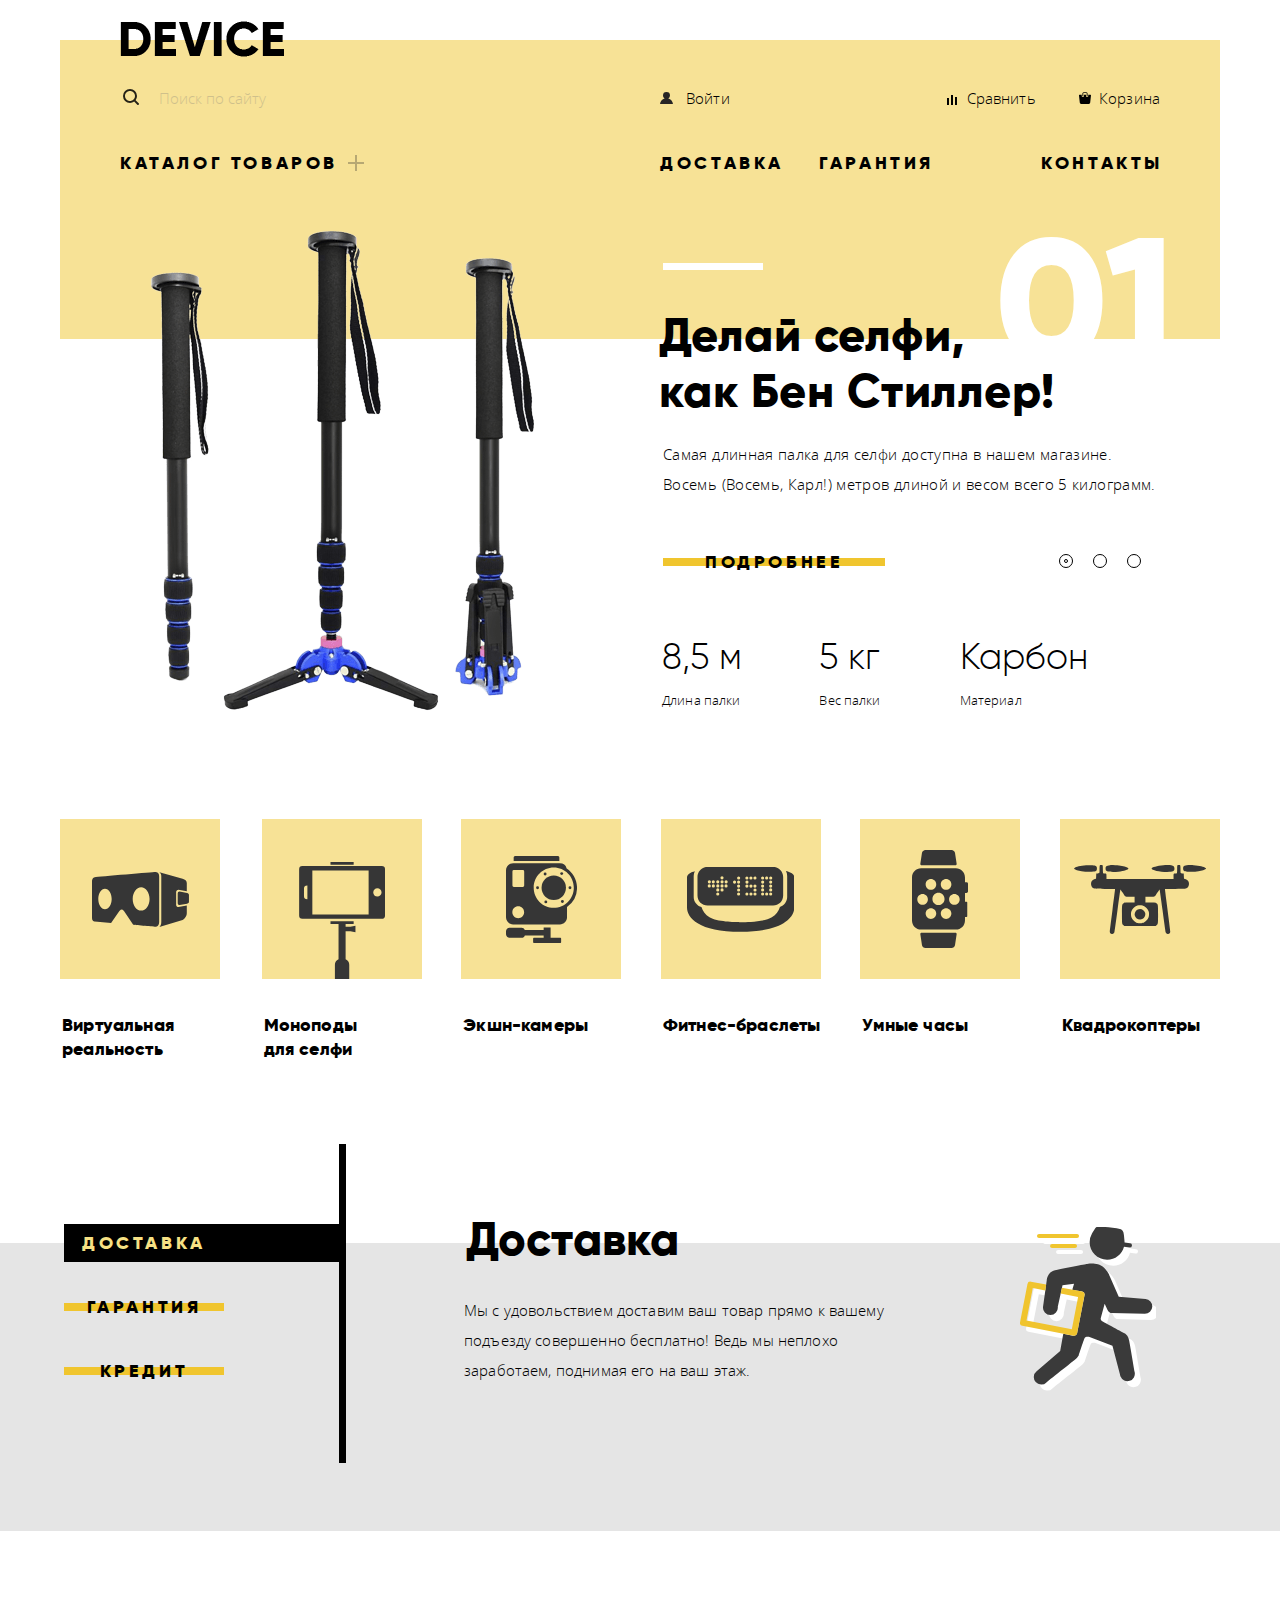
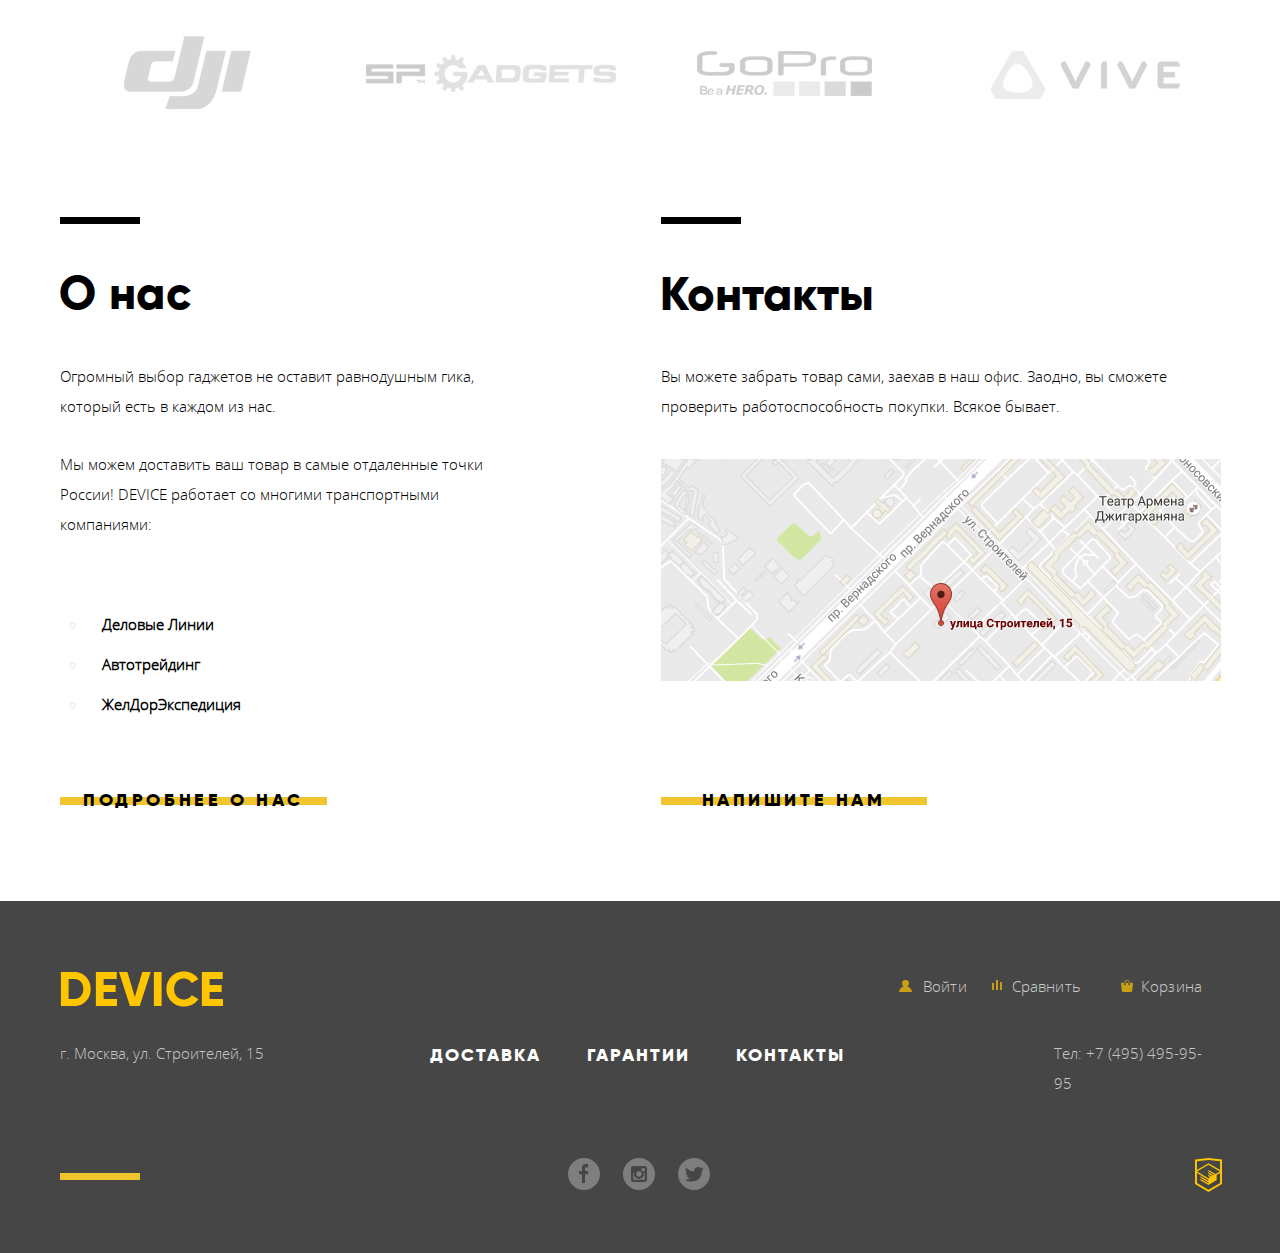
<file: index.html>
<!DOCTYPE html>
<html lang="ru">
	<head>
		<meta charset="utf-8">
		<title>Device</title>
		<link rel="stylesheet" href="css/normalize.min.css">
		<link rel="stylesheet" href="css/style.min.css">
	</head>
	<body>
<!--ШАПКА-->
		<header class="main-header">
			<div class="container">
				<a class="logo header-logo"><img src="img/logo.png" width="164" height="36" alt="Логотип Device"></a>	
				<h1 class="visually-hidden">Магазин "Девайс"</h1>
	<!--ПОИСК_ВХОД-->			
				<section class="user-section">
					<h2  class="visually-hidden">Поиск по сайту</h2>
						<form action="#" method="post">	
							<label class="visually-hidden" for="nav-search">Поиск по сайту</label>
							<span class="search"></span>
							<input class="user-search" type="search" name="search" id="nav-search" placeholder="Поиск по сайту">
							<button class="btn-search" type="button" aria-label="Кнопка поиска">Найти</button>
						</form>
					<div class="user-nav">
						<div class="user-nav-login">
							<a class="login" href="#">Войти</a>
						</div>
						<div class="user-nav-cart-compare">
							<a href="#" class="compare">Сравнить</a>
							<a href="#" class="cart">Корзина</a>
						</div>	
					</div>	
				</section>

	<!--НАВИГАЦИЯ-->			
				<section class="main-nav-section">
					<h2 class="visually-hidden">Навигация</h2>	
					<nav class="navigation" aria-label="Навигация по сайту">	
						<ul class="nav-menu">
							<li class="nav"><a class="nav-catalog current-page" href="#">Каталог товаров</a>
								<ul class="dropdown-menu">
									<li class="sub-menu">
										<ul>
											<li class="sub-menu-item"><a href="#">Виртуальная реальность</a></li>
											<li class="sub-menu-item"><a href="catalog.html">Моноподы для селфи</a></li>
											<li class="sub-menu-item"><a href="#">Экшн-камеры</a></li>
										</ul>
									</li>	
									<li class="sub-menu">
										<ul>
											<li class="sub-menu-item"><a href="#">Фитнес-браслеты</a></li>
											<li class="sub-menu-item"><a href="#">Умные часы</a></li>
										</ul>
									</li>
									<li class="sub-menu">
										<ul>
											<li class="sub-menu-item"><a href="#">Квадрокоптеры</a></li>
										</ul>
									</li>
								</ul>
							</li>
							<li class="current-page nav nav-delivery"><a href="#">Доставка</a></li>
							<li class="current-page nav nav-warranty"><a href="#">Гарантия</a></li>
							<li class="current-page nav nav-contacts"><a href="#">Контакты</a></li>
						</ul>
					</nav>  
				</section>
			</div>
		</header>
		
<!--КОНТЕНТ-->		
		<main class="main-content">
	
<!--ВЕРХНИЙ СЛАЙДЕР-->			
			<section class="main-slider-section">
				<div class="container">
					<h2 class="visually-hidden">Популярные товары</h2>		
					<div class="main-slider-box">
						<input class="hidden-radio monopod visually-hidden" type="radio" name="radio-slider" id="monopod" aria-label="Монопод" checked>
						<input class="hidden-radio fitbracelet visually-hidden" type="radio" name="radio-slider" id="fitbracelet" aria-label="Фитнес-браслет">			
						<input class="hidden-radio quadrocopter visually-hidden" type="radio" name="radio-slider" id="quadrocopter" aria-label="Квадрокоптер">
				<!--#1-->  
						<div class="slides slider-item" title="Монопод">	
							<div class="slider-image">
								<img src="img/slider-1.png" width="384" height="486" alt="Монопод">
							</div>
							<div class="band slider-description">
								<p class="lead">
									Делай селфи,<br> 
									как Бен Стиллер! 
								</p>
								<p class="item-description">
									Самая длинная палка для селфи доступна в нашем магазине.
									Восемь (Восемь, Карл!) метров длиной и весом всего 5 килограмм.
								</p>
								<div class="slider-wrapper">
									<a href="#" class="line-feature" aria-label="Подробнее о моноподе">Подробнее</a>
									<div class="slider-button">
										<label class="pseudo-radio active" for="monopod" tabindex="0">Монопод</label>
										<label class="pseudo-radio" for="fitbracelet" tabindex="0">Фитнес-браслет</label>
										<label class="pseudo-radio" for="quadrocopter" tabindex="0">Квадрокоптер</label>
									</div>
								</div>
								<table class="slider-table-description">
									<tr class="product">
										<td>8,5 м</td>
										<td>5 кг</td>
										<td>Карбон</td>
									</tr>
									<tr class="description">
										<td>Длина палки</td>
										<td>Вес палки</td>
										<td>Материал</td>
									</tr>
								</table>
							</div>
						</div>		
				<!--#2-->         
						<div class="slides slider-item" title="Фитнес-браслет">	
							<div class="slider-image">
								<img src="img/slider-2.png" width="345" height="485" alt="Фитнес-браслет">
							</div>
							<div class=" band slider-description">
								<p class="lead">
									Худеем<br>
									правильно! 
								</p>
								<p class="item-description">
									Мотивирующие фитнес-браслеты помогут найти в себе силы 
									не пропускать занятия и соблюдать диету.
								</p>
								<div class="slider-wrapper">
									<a href="#" class="line-feature" aria-label="Подробнее о Фитнес-браслете">Подробнее</a>
									<div class="slider-button">
										<label class="pseudo-radio" for="monopod" tabindex="0">Монопод</label>
										<label class="pseudo-radio active" for="fitbracelet" tabindex="0">Фитнес-браслет</label>
										<label class="pseudo-radio" for="quadrocopter" tabindex="0">Квадрокоптер</label>
									</div>
								</div>
								<table class="slider-table-description">
									<tr class="product">
										<td>48 часов</td>
									</tr>
									<tr class="description">
										<td>Без подзарядки</td>
									</tr>
								</table>
							</div>
						</div>
				<!--#3-->           
						<div class="slides slider-item" title="Квадрокоптер">	
							<div class="slider-image">
								<img src="img/slider-3.png" width="526" height="334" alt="Квадрокоптер">
							</div>
							<div class=" band slider-description">
								<p class="lead">
									Порхает как бабочка,<br>
									жалит как пчела!
								</p>
								<p class="item-description">
									Этот обычный, на первый взгляд, квадрокоптер оснащен 
									мощным лазером, замаскированным под стандартную камеру.
								</p>
								<div class="slider-wrapper">
									<a href="#" class="line-feature" aria-label="Подробнее о Квадрокоптере">Подробнее</a>
									<div class="slider-button">
										<label class="pseudo-radio" for="monopod" tabindex="0">Монопод</label>
										<label class="pseudo-radio" for="fitbracelet" tabindex="0">Фитнес-браслет</label>
										<label class="pseudo-radio active" for="quadrocopter" tabindex="0">Квадрокоптер</label>
									</div>
								</div>
								<table class="slider-table-description">
									<tr class="product">
										<td>800 м</td>
										<td>50 м</td>
									</tr>
									<tr class="description">
										<td>Дальность полета</td>
										<td>Радиус поражения</td>
									</tr>
								</table>
							</div>
						</div>	
					</div>
				</div>
			</section>
			
<!--АССОРТИМЕНТ-->			
			<section class="popular-section">
				<div class="container">
					<h2 class="visually-hidden">Ассортимент</h2>
					<div class="popular-list">
						<a href="#">
							<div class="popular-item">
								<div class="popular-img-wrapper"> 
									<img src="img/svg/popular-1.svg" alt="Виртуальная реальность" width="97" height="55">
								</div>
								<p class="description">Виртуальная реальность</p>
							</div>
						</a>
						<a href="catalog.html">
							<div class="popular-item">
								<div class="popular-img-wrapper monopod"> 
									<img src="img/svg/popular-2.svg" alt="Моноподы для селфи" width="86" height="117">
								</div>
								<p class="description">Моноподы<br> для селфи</p>
							</div>
						</a>
						<a href="#">
							<div class="popular-item">
								<div class="popular-img-wrapper"> 
									<img src="img/svg/popular-3.svg" alt="Экшн-камеры" width="71" height="87">
								</div>
								<p class="description">Экшн-камеры</p>
							</div>
						</a>
						<a href="#">
							<div class="popular-item">
								<div class="popular-img-wrapper"> 
									<img src="img/svg/popular-4.svg" alt="Фитнес-браслеты" width="107" height="65">
								</div>
								<p class="description">Фитнес-браслеты</p>						
							</div>
						</a>
						<a href="#">
							<div class="popular-item">	
								<div class="popular-img-wrapper"> 		
									<img src="img/svg/popular-5.svg" alt="Умные часы" width="56" height="98">
								</div>	
								<p class="description">Умные часы</p>
							</div>
						</a>
						<a href="#">
							<div class="popular-item">
								<div class="popular-img-wrapper"> 
									<img src="img/svg/poppular-6.svg" alt="Квадрокоптеры" width="132" height="69">
								</div>
								<p class="description">Квадрокоптеры</p>
							</div>
						</a>
					</div>
				</div>
			</section>
			
<!--СЕРВИСЫ-->			
			<section class="services-section">
				<div class="services-wrapper container">
					<h2 class="visually-hidden">Сервисы</h2>
					<div class="services-box">
						<input class="services-item visually-hidden delivery" type="radio" name="point" id="delivery" value="Доставка" checked tabindex="0">
						<input class="services-item visually-hidden warranty" type="radio" name="point" id="warranty" value="Гарантия" tabindex="0">
						<input class="services-item visually-hidden credit" type="radio" name="point" id="credit" value="Кредит" tabindex="0">	
						<div class="services services-in-box" title="delivery">
							<div class="slider-point">
								<label class="line-feature active" for="delivery" tabindex="0" >Доставка</label>
								<label class="line-feature" for="warranty" tabindex="0">Гарантия</label>
								<label class="line-feature" for="credit" tabindex="0">Кредит</label>
							</div>		
							<div class="slider-services">
								<h3>Доставка</h3>
								<p>
									Мы с удовольствием доставим ваш товар прямо к вашему подъезду совершенно бесплатно! Ведь мы неплохо заработаем, поднимая его на ваш этаж.
								</p>
							</div>
						</div>
						<div class="services services-in-box" title="warranty">
							<div class="slider-point">
								<label class="line-feature" for="delivery" >Доставка</label>
								<label class="line-feature active" for="warranty" >Гарантия</label>
								<label class="line-feature" for="credit">Кредит</label>
							</div>	
							<div class="slider-services">
							<h3 >Гарантия</h3>
							<p>
								Если из-за возгорания купленного у нас товара у вас сгорит дом — не переживайте, мы выдадим вам новый.<br>
								Товар, не дом, конечно же.
							</p>
							</div>
						</div>
						<div class="services services-in-box" title="credit">
							<div class="slider-point">
								<label class="line-feature" for="delivery" tabindex="0">Доставка</label>
								<label class="line-feature" for="warranty" tabindex="0">Гарантия</label>
								<label class="line-feature active" for="credit" tabindex="0">Кредит</label>
							</div>	
							<div class="slider-services">
								<h3>Кредит</h3>
								<p>
									Залезть в долговую яму стало проще! Кредитные консультанты подберут для вас наиболее выгодные 
									условия кредита. Выгодные для нашего банка, разумеется.
								</p>
							</div>
						</div>	
					</div>
				</div>
			</section>
			
<!--СПОНСОРЫ-->			
			<section class="brands">
				<div class="container">
					<h2 class="visually-hidden">Спонсоры</h2>
					<div class="brands-logotypes">
						<a href="#" class="logotypes dji">
							<img  src="img/logo-1c.jpg" width="260" height="100" alt="Dji">
							<img class="black-and-white" src="img/logo-1wb.jpg" width="260" height="100" alt="Dji">
						</a>
						<a href="#" class="logotypes spgadgets"> 
							<img  src="img/logo-2c.jpg" width="260" height="100" alt="SpGadgets">
							<img class="black-and-white" src="img/logo-2wb.jpg" width="260" height="100" alt="SpGadgets">
						</a>
						<a href="#" class="logotypes gopro">
							<img  src="img/logo-3c.jpg" width="260" height="100" alt="GoPro">
							<img class="black-and-white" src="img/logo-3wb.jpg" width="260" height="100" alt="GoPro">
						</a>
						<a href="#" class="logotypes vive">
							<img  src="img/logo-4c.jpg" width="260" height="100" alt="Vive">
							<img class="black-and-white" src="img/logo-4wb.jpg" width="260" height="100" alt="Vive">
						</a>
					</div>	
				</div>
			</section>
			
<!--О НАС / КОНТАКТЫ-->		
		<div class="info-contact">			
			<section class="info-section">
				<div class="band info container">
					<h2>О нас</h2>
					<p>
						Огромный выбор гаджетов не оставит равнодушным гика, который есть в каждом из нас.
					</p>
					<p>
						Мы можем доставить ваш товар в самые отдаленные точки России! DEVICE работает со многими транспортными компаниями:
					</p>
					<ul class="info-list">
						<li class="info-item"><span>Деловые Линии</span></li>
						<li class="info-item"><span>Автотрейдинг</span></li>
						<li class="info-item"><span>ЖелДорЭкспедиция</span></li>
					</ul>
				</div>
				<div class="info-holder">
					<a href="#" class="line-feature">Подробнее о нас</a>
				</div>
			</section>
			
<!--КОНТАКТЫ-->			
			<section class="contact-section">
				<div class=" band contact container">
					<h2 id="contacts">Контакты</h2>
					<p>
						Вы можете забрать товар сами, заехав в наш офис. Заодно, вы сможете проверить работоспособность покупки. Всякое бывает.
					</p>
					<a class="map-btn big-map" href="map.html"><img src="img/map.png" width="560" height="222" alt="Открытие модального окна"></a>
				</div>
				<div class="contact-holder">
					<a href="form.html" class="line-feature modal-link">Напишите нам</a>	
				</div>
			</section>	
			</div>
		</main>
		
<!--ПОДВАЛ-->		
		<footer class="main-footer">
			<div class="container">
				<section class="footer-user">
					<h2 class="visually-hidden">Для пользователя</h2>
					<div class="footer-logotype">
						<a href="#" class="logo footer-logo">
							<img src="img/f-logo.png" width="163" height="36" alt="Логотип Device">
						</a>
					</div>
					<ul class="footer-user-nav">
						<li class="login-link">
							<a class="login" href="#">
								<span class="footer-login">Войти</span>
								<svg xmlns="http://www.w3.org/2000/svg" width="13" height="12" viewBox="0 0 13 12">
									<path fill="#ffc600" d="M.032 12h12.937c-.163-2.643-2.074-4.837-4.671-5.543a3.47 3.47 0 0 0 1.687-2.972 3.485 3.485 0 0 0-6.97 0c0 1.264.68 2.361 1.688 2.972C2.106 7.163.194 9.357.032 12z" />
								</svg>
							</a>
						</li>
						<li class="user-nav-link">
							<a class="compare liken" href="#">
								<span class="footer-compare">Сравнить</span>
								<svg xmlns="http://www.w3.org/2000/svg" width="10" height="10" viewBox="0 0 10 10" fill="#ffc600">
									<path d="M8 2h1.984v8H8zM0 3h1.984v7H0zM4 0h2v10H4z"/>
								</svg>
							</a>
						</li>
						<li class="user-nav-link">
							<a class="cart" href="#">
								<span>Корзина</span>
								<svg xmlns="http://www.w3.org/2000/svg" width="12" height="12" viewBox="0 0 12 12" fill="#ffc600">
									<path d="M11.864 3.017a.429.429 0 0 0-.327-.154H9.225V4.09c0 .563-.484 1.022-1.08 1.022-.594 0-1.078-.458-1.078-1.022V2.863H4.909V4.09c0 .563-.485 1.022-1.08 1.022-.595 0-1.078-.458-1.078-1.022V2.863H.438a.43.43 0 0 0-.327.154.472.472 0 0 0-.108.358l.776 7.134c.015.806.642 1.455 1.411 1.455h7.595c.77 0 1.396-.649 1.411-1.455l.776-7.134a.476.476 0 0 0-.108-.358z"/>
									<path d="M3.829 4.499c.239 0 .433-.184.433-.409V1.84c0-.632.672-1.022 1.295-1.022h1.079c.655 0 1.078.401 1.078 1.022v2.25c0 .225.194.409.431.409.239 0 .433-.184.433-.409V1.84C8.577.773 7.761 0 6.636 0H5.557c-1.19 0-2.159.826-2.159 1.84v2.25c0 .225.194.409.431.409z"/>
								</svg>
							</a>
						</li>
					</ul>	
				</section >
				
				<section class="footer-conditions">
					<h2 class="visually-hidden">Условия покупки</h2>
					<div class="footer-address">
						<p>г. Москва, ул. Строителей, 15</p>	
					</div>
					<ul class="footer-site-nav">
						<li class="footer-nav"><a href="#">Доставка</a></li>
						<li class="footer-nav"><a href="#">Гарантии</a></li>
						<li class="footer-nav"><a href="#">Контакты</a></li>
					</ul>	
					<div class="footer-phone">
						<p>Тел: +7 (495) 495-95-95</p>
					</div>
				</section>
				
				<section class="band footer-socials">
					<h2 class="visually-hidden">Мы в соцсетях</h2>
					<ul class=" socials-buttons">
						<li><a class="social-icon social-btn-facebook" href="#"><span class="visually-hidden">Facebook</span></a></li>
						<li><a class="social-icon social-btn-instagram" href="#"><span class="visually-hidden">Instagram</span></a></li>
						<li><a class="social-icon social-btn-twitter" href="#"><span class="visually-hidden">Twitter</span></a></li>
					</ul>
					<div class="footer-copyright">
						<a class="logo-html" href="https://htmlacademy.ru/intensive/htmlcss" tabindex="0">
							<span class="visually-hidden">HTML Academy</span>
						</a>
					</div>
				</section>	
			</div>
		</footer>
		
<!--ФОРМА ОБРАТНОЙ СВЯЗИ-->			
			<section class="modal feedback">
				<h2 class="visually-hidden">Форма обратной связи</h2>
				<form class="feedback-form" action="#" method="post">
					<button class="feedback-modal-close" aria-label="Закрыть форму обратной связи" type="button" tabindex="1"></button>
					<div class="feedback-group">
						<div class="feedback-form-group form-group-left">
							<label><b>Ваше имя:</b>
								<input class="form-group-fio" type="text" name="fullname" placeholder="Имя Фамилия"  aria-label="Введите ваше имя" required>
							</label>
						</div>
						<div class="feedback-form-group form-group-right">
							<label><b>Ваш e-mail:</b>
								<input class="form-group-email" type="email" name="email" placeholder="email@example.com" aria-label="Введите ваш email" required>
							</label>
						</div>
					</div>
					<div class="feedback-form-group">
						<label><b>Текст письма:</b>
							<textarea class="form-group-text" name="message" placeholder="В свободной форме" rows="5" cols="50" required></textarea>
						</label>
					</div>
					<button class="button line-feature" type="submit" value="Отправить" aria-label="Отправить форму">Отправить</button>
				</form>
			</section>
			
<!--КАРТА-->			
			<section class="modal map-popular">
				<h2 class="visually-hidden">Карта</h2>
				<button class="map-modal-close" aria-label="Закрыть модальное окно с картой" type="button" ></button>
			 	<iframe src="https://yandex.ru/map-widget/v1/-/CBexy-DNkB" width="960" height="559"></iframe>
				<p>
					<img src="img/map-big.png" width="960" height="559" alt="Как до нас добраться">
				</p>	
			</section>	
			
<!--СКРИПТ-->			
		<script src="js/script.min.js"></script>
	</body>
</html>
</file>
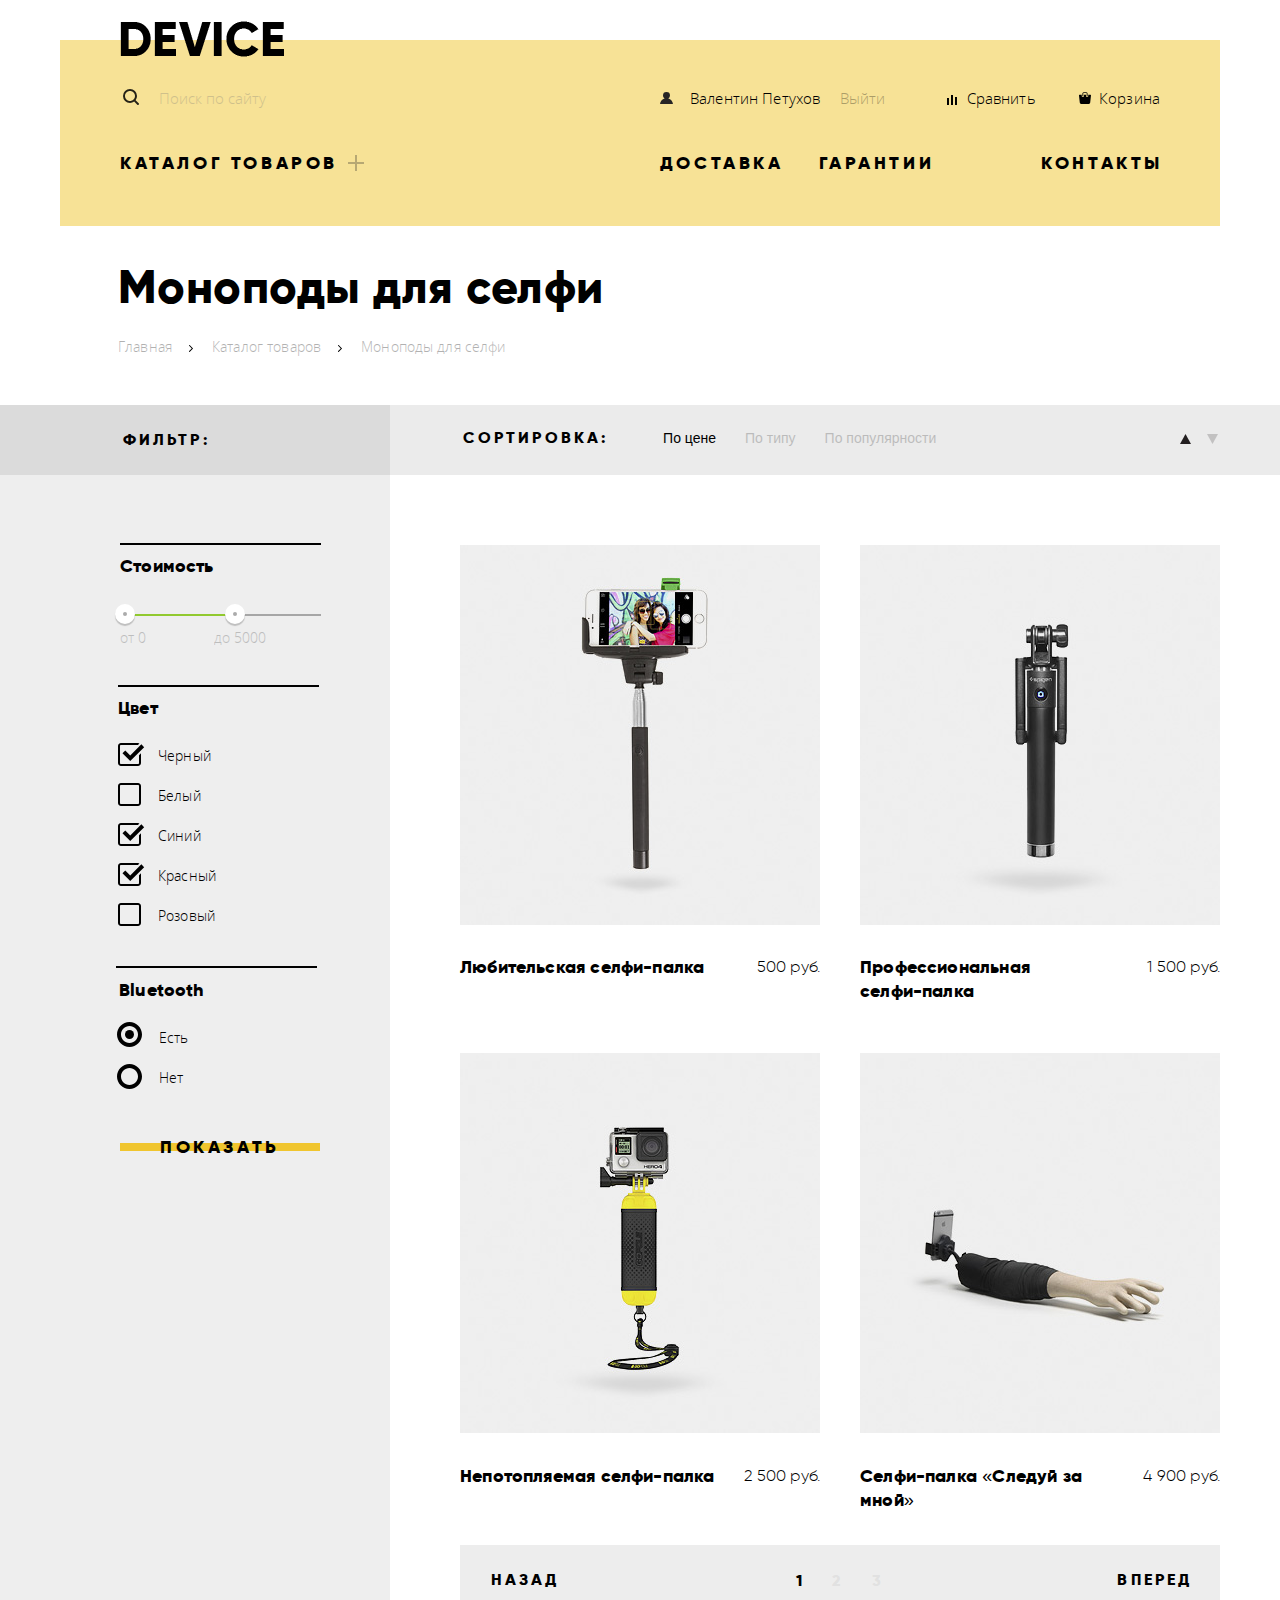
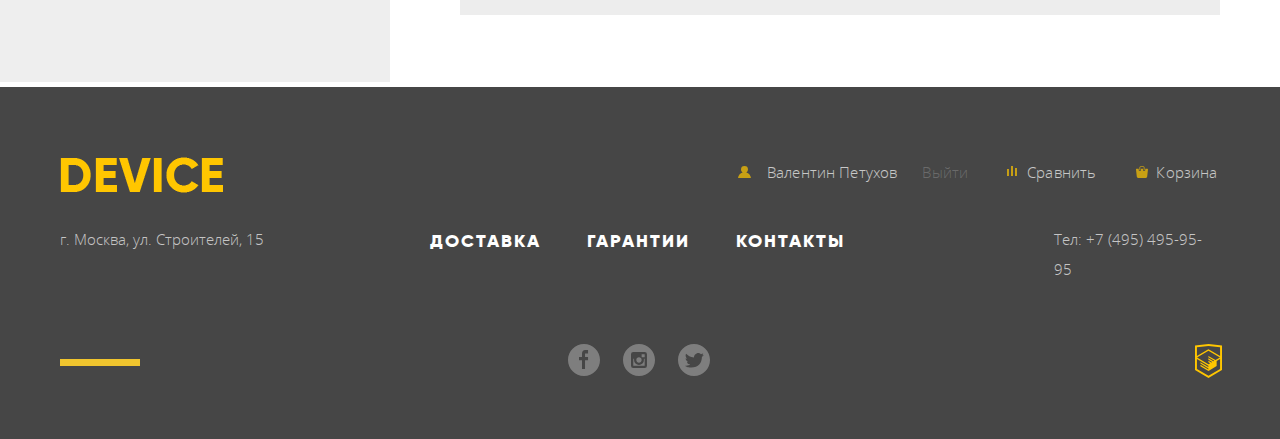
<file: catalog.html>
<!DOCTYPE html>
<html lang="ru">
	<head>
		<meta charset="utf-8">
		<title>Catalog</title>
		<link rel="stylesheet" href="css/normalize.min.css">
		<link rel="stylesheet" href="css/style.min.css">
	</head>
	<body>
<!--ШАПКА-->
		<header class="main-header head">
			<div class="container">
				<a href="index.html" class="logo header-logo"><img src="img/logo.png" width="164" height="36" alt="Логотип Device"></a>	
				<h1 class="visually-hidden">Магазин "Девайс"</h1>
				
	<!--ПОИСК_ВХОД-->			
				<section class="user-section">
					<h2  class="visually-hidden">Поиск по сайту</h2>
						<form action="#" method="post">	
							<label class="visually-hidden" for="nav-search">Поиск по сайту</label>
							<span class="search"></span>
							<input class="user-search" type="search" name="search" id="nav-search" placeholder="Поиск по сайту">
							<button class="btn-search" type="button" aria-label="Кнопка поиска">Найти</button>
						</form>
					<div class="user-nav">
						<div class="user-nav-login">
							<a class="user" href="#">Валентин Петухов</a>
							<a class="logout" href="#">Выйти</a>
						</div>
						<div class="user-nav-basket-compare">
							<a href="#" class="compare">Сравнить</a>
							<a href="#" class="cart">Корзина</a>
						</div>	
					</div>	
				</section>
				
	<!--НАВИГАЦИЯ-->			
				<section class="main-nav-section">
					<h2 class="visually-hidden">Навигация</h2>			
					<nav class="navigation" aria-label="Навигация по сайту">	
						<ul class="nav-menu">
							<li class="nav"><a class="nav-catalog current-page" href="#">Каталог товаров</a>
								<ul class="dropdown-menu">
									<li class="sub-menu">
										<ul>
											<li class="sub-menu-item"><a href="#">Виртуальная реальность</a></li>
											<li class="sub-menu-item"><a href="catalog.html">Моноподы для селфи</a></li>
											<li class="sub-menu-item"><a href="#">Экшн-камеры</a></li>
										</ul>
									</li>	
									<li class="sub-menu">
										<ul>
											<li class="sub-menu-item"><a href="#">Фитнес-браслеты</a></li>
											<li class="sub-menu-item"><a href="#">Умные часы</a></li>
										</ul>
									</li>
									<li class="sub-menu">
										<ul>
											<li class="sub-menu-item"><a href="#">Квадрокоптеры</a></li>
										</ul>
									</li>
								</ul>
							</li>
							<li class="current-page nav nav-delivery"><a href="#">Доставка</a></li>
							<li class="current-page nav nav-warranty"><a href="#">Гарантии</a></li>
							<li class="current-page nav nav-contacts"><a href="#">Контакты</a></li>
						</ul>
					</nav>  
				</section>
			</div>
		</header>
				
<!--КОНТЕНТ-->		
		<main class="main-content">
				
<!--ХЛЕБНЫЕ КРОШКИ-->				
			<section class="catalog-nav-section">
				<div class="container">
					<div class="breadcrumbs-container-wrapper">
						<h2>Моноподы для селфи</h2>
						<ul class="breadcrumbs">
							<li><a href="index.html">Главная</a></li>
							<li><a href="#">Каталог товаров</a></li>
							<li class="active">Моноподы для селфи</li>
						</ul>
					</div>
				</div>	
			</section>
			
<!--ФИЛЬТР-->	
			<section class="main-filter-section">
				<div class="filter-form-wrapper">
					<div class="filter-form-holder container">
						<div class="filter-form-caption">
							<h2>Фильтр:</h2>
						</div>
						<div class="sort-wrapper">
							<h2>Сортировка:</h2>
							<div class="sort-item-holder">
								<ul class="sort-item-list">
									<li class="sort-item">
										<input class="sort-radio" type="radio" id="price" name="sort-radio" checked>
										<label for="price">
											<a>По цене</a>
										</label>
									</li>
									<li class="sort-item">
										<input class="sort-radio" type="radio" id="type" name="sort-radio">
										<label for="type">
											<a  >По типу</a>
										</label>
									</li>
									<li class="sort-item">
										<input class="sort-radio" type="radio" id="popularity" name="sort-radio">
										<label for="popularity">
											<a >По популярности</a>
										</label>
									</li>
								</ul>
							</div>
							<div class="sort-btn-holder">
								<input  class="sort-radio-arrow" type="radio" id="arrow-up" name="arrow" checked>
								<label for="arrow-up">
									<a  class="arrow arrow-up"  aria-label="Сортировка по возрастанию">по возрастанию</a>
								</label>
								<input class="sort-radio-arrow" type="radio" id="arrow-down" name="arrow">
								<label for="arrow-down">
									<a class="arrow arrow-down" aria-label="Сортировка по убыванию">по убыванию</a>
								</label>
							</div>
						</div>		
					</div>	
				</div>
				
<!--СОРТИРОВКА-->								
				<div class="sort-catalog-holder">
					<div class="catalog-holder-container">
						<div class="container">
							<form class="filter-form" action="#" method="post">
								<div class="filter-wrapper">
								<fieldset class="filter-price">
									<legend class="visually-hidden" tabindex="0" aria-label="Фильтр стоимости">Стоимость</legend>
									<div class="filter-lagend">Стоимость</div>
									<div class="scale">
										<div class="range">
											<span class="range-toggle range-toggle-min"></span>
											<span class="range-toggle range-toggle-max"></span>
										</div>
										<input class="visually-hidden" type="range" id="filter-price" min="0" max="8000" value="5000" name="pricefilter" disabled>
										<span class="filter-price-scale filter-price-min">от 0</span>
										<span class="filter-price-scale filter-price-max">до 5000</span>
									</div>
								</fieldset>
								</div>
								<fieldset class="filter-color">
									<legend class="visually-hidden" tabindex="0" aria-label="Фильтр цвета">Цвет</legend>
									<div class="filter-lagend">Цвет</div>
									<ul class="filter-color-checkboxes">
										<li class="filter-option">
											<input class="filter-option-input visually-hidden" type="checkbox" value="Черный" name="black" id="filter-black" checked tabindex="0">
											<label for="filter-black">Черный</label>
										</li>  
										<li class="filter-option">
											<input class="filter-option-input visually-hidden" type="checkbox" value="Белый" name="white" id="filter-white">	
											<label for="filter-white">Белый</label>
										</li>
										<li class="filter-option">
											<input class="filter-option-input visually-hidden" type="checkbox" value="Синий" name="blue"  id="filter-blue" checked tabindex="0">
										<label for="filter-blue">Синий</label>
											</li>
										<li class="filter-option">
											<input class="filter-option-input visually-hidden" type="checkbox" value="Красный" name="red" id="filter-red" checked tabindex="0">
											<label for="filter-red">Красный</label>
										</li>
										<li class="filter-option">
											<input class="filter-option-input visually-hidden" type="checkbox" value="Розовый" name="pink" id="filter-pink" tabindex="0">
											<label for="filter-pink">Розовый</label>
										</li>
									</ul>
								</fieldset>
								<fieldset class="filter-bluetooth">
									<legend class="visually-hidden" tabindex="0" aria-label="Фильтр Bluetooth">Bluetooth</legend>
									<div class="filter-lagend">Bluetooth</div>
									<ul class="filter-bluetooth-radio">
										<li class="filter-option">
											<input class="filter-option-radio visually-hidden" type="radio" name="radio" value="Есть" id="filter-yes" checked tabindex="0">
											<label for="filter-yes">Есть</label>
										</li>
										<li class="filter-option">
											<input class="filter-option-radio visually-hidden" type="radio" name="radio" value="Нет" id="filter-no" tabindex="0">
											<label for="filter-no">Нет</label>
										</li>
									</ul>
								</fieldset>
								<button class="button line-feature" type="submit" value="Показать">Показать</button>
							</form>
						</div>
						
<!--КАТАЛОГ ТОВАРОВ-->	
						<div class="catalog-navigation-container">	
							<div class="catalog-holder">	
								<h2 class="visually-hidden">Список товаров</h2>
								<div class="item">
									<div class="item-holder">
										<img src="img/item-1.jpg" width="360" height="380" alt="Любительская">	
										<div class="item-holder-active">
											<a class="item-active line-feature in-garbage" href="#">В корзину</a>
											<a class="item-active add-to-compare" tabindex="0">Добавить к сравнению</a>	
										</div>
									</div>
									<div class="description-holder">
										<a class="product-name" href="#" tabindex="0">Любительская селфи-палка</a>
										<p class="item-price">500 руб.</p>
									</div>
								</div>
								<div class="item">
									<div class="item-holder">
										<img src="img/item-2.jpg" width="360" height="380" alt="Непотопляемая">	
										<div class="item-holder-active">
											<a class="item-active line-feature in-garbage" href="#">В корзину</a>
											<a class="item-active add-to-compare" tabindex="0">Добавить к сравнению</a>	
										</div>
									</div>
									<div class="description-holder">
										<a class="product-name" href="#" tabindex="0">Профессиональная<br> селфи-палка</a>
										<p class="item-price">1 500 руб.</p>
									</div>
								</div>		
								<div class="item">
									<div class="item-holder">
										<img src="img/item-3.jpg" width="360" height="380" alt="Профессиональная">	
										<div class="item-holder-active">
											<a class="item-active line-feature in-garbage" href="#">В корзину</a>
											<a class="item-active add-to-compare" tabindex="0">Добавить к сравнению</a>	
										</div>
									</div>
									<div class="description-holder">
										<a class="product-name" href="#" tabindex="0">Непотопляемая селфи-палка</a>
										<p class="item-price">2 500 руб.</p>
									</div>
								</div>			
								<div class="item">
									<div class="new"></div>
									<div class="item-holder">
										<img src="img/item-4.jpg" width="360" height="380" alt="Следуй за мной">	
										<div class="item-holder-active">
											<a class="item-active line-feature in-garbage" href="#">В корзину</a>
											<a class="item-active add-to-compare" tabindex="0">Добавить к сравнению</a>	
										</div>
									</div>
									<div class="description-holder">
										<a class="product-name" href="#" tabindex="0">Селфи-палка &#171;Следуй за мной&#187;</a>
										<p class="item-price">4 900 руб.</p>
									</div>
								</div>				
							</div>
							<div class="catalog-navigation">
								<div class="btn-control control-prev">
									<button class="button catalog-control-back" type="button" tabindex="0">Назад</button>
								</div>
								<div class="pagination-list-holder">
									<ul class="pagination-list">
										<li class="pagination-item-current"><a>1</a>
										<li class="pagination-item"><a href="#">2</a>
										<li class="pagination-item"><a href="#">3</a>
									</ul>
								</div>
								<div class="btn-control control-next">
									<button class="button catalog-control-next"  type="button" tabindex="0">Вперед</button>
								</div>
						</div>	
						</div>
					</div>	
				</div>
			</section>	
		</main>
		
<!--ПОДВАЛ-->
		<footer class="main-footer">
			<div class="container">
				<section class="footer-user">
					<h2 class="visually-hidden">Для пользователя</h2>
					<div class="footer-logotype">
						<a href="index.html" class="logo footer-logo">
							<img src="img/f-logo.png" width="163" height="36" alt="Логотип Device">
						</a>
					</div>
					<ul class="footer-user-nav">
						<li class="login-link">
							<a class="username" href="#">
								<span>Валентин Петухов</span>
								<svg xmlns="http://www.w3.org/2000/svg" width="13" height="12" viewBox="0 0 13 12">
									<path fill="#ffc600" d="M.032 12h12.937c-.163-2.643-2.074-4.837-4.671-5.543a3.47 3.47 0 0 0 1.687-2.972 3.485 3.485 0 0 0-6.97 0c0 1.264.68 2.361 1.688 2.972C2.106 7.163.194 9.357.032 12z"/>
								</svg>
							</a>
						</li>
						<li class="login-link">
							<a class="logout" href="#">
								<span>Выйти</span>
							</a>
						</li>
						<li class="user-nav-link">
							<a class="compare" href="#">
								<span>Сравнить</span>
								<svg xmlns="http://www.w3.org/2000/svg" width="10" height="10" viewBox="0 0 10 10" fill="#ffc600">
									<path d="M8 2h1.984v8H8zM0 3h1.984v7H0zM4 0h2v10H4z"/>
								</svg>
							</a>
						</li>
						<li class="user-nav-link">
							<a class="cart" href="#">
								<span>Корзина</span>
								<svg xmlns="http://www.w3.org/2000/svg" width="12" height="12" viewBox="0 0 12 12" fill="#ffc600">
									<path d="M11.864 3.017a.429.429 0 0 0-.327-.154H9.225V4.09c0 .563-.484 1.022-1.08 1.022-.594 0-1.078-.458-1.078-1.022V2.863H4.909V4.09c0 .563-.485 1.022-1.08 1.022-.595 0-1.078-.458-1.078-1.022V2.863H.438a.43.43 0 0 0-.327.154.472.472 0 0 0-.108.358l.776 7.134c.015.806.642 1.455 1.411 1.455h7.595c.77 0 1.396-.649 1.411-1.455l.776-7.134a.476.476 0 0 0-.108-.358z"/>
									<path d="M3.829 4.499c.239 0 .433-.184.433-.409V1.84c0-.632.672-1.022 1.295-1.022h1.079c.655 0 1.078.401 1.078 1.022v2.25c0 .225.194.409.431.409.239 0 .433-.184.433-.409V1.84C8.577.773 7.761 0 6.636 0H5.557c-1.19 0-2.159.826-2.159 1.84v2.25c0 .225.194.409.431.409z"/>
								</svg>
							</a>
						</li>
					</ul>	
				</section >
				
				<section class="footer-conditions">
					<h2 class="visually-hidden">Условия покупки</h2>
					<div class="footer-address">
						<p>г. Москва, ул. Строителей, 15</p>	
					</div>
					<ul class="footer-site-nav">
						<li class="footer-nav"><a href="#">Доставка</a></li>
						<li class="footer-nav"><a href="#">Гарантии</a></li>
						<li class="footer-nav"><a href="#">Контакты</a></li>
					</ul>	
					<div class="footer-phone">
						<p>Тел: +7 (495) 495-95-95</p>
					</div>
				</section>
				
				<section class="band footer-socials">
					<h2 class=" visually-hidden">Мы в соцсетях</h2>
					<ul class="socials-buttons">
						<li><a class="social-icon social-btn-facebook" href="#"><span class="visually-hidden">Facebook</span></a></li>
						<li><a class="social-icon social-btn-instagram" href="#"><span class="visually-hidden">Instagram</span></a></li>
						<li><a class="social-icon social-btn-twitter" href="#"><span class="visually-hidden">Twitter</span></a></li>
					</ul>
					<div class="footer-copyright">
						<a class="logo-html" href="https://htmlacademy.ru/intensive/htmlcss" tabindex="0">
							<span class="visually-hidden" >HTML Academy</span>
						</a>
					</div>
				</section>	
			</div>
		</footer>
	</body>
</html>
</file>
<file: css/style.min.css>
@font-face{font-family:'Gilroy ExtraBold';src:url(../fonts/gilroyextrabold.woff2) format("woff2"),url(../fonts/gilroyextrabold.woff) format("woff")}@font-face{font-family:'Gilroy Light';src:url(../fonts/gilroylight.woff2) format("woff2"),url(../fonts/gilroylight.woff) format("woff")}@font-face{font-family:'Open Sans Light';src:url(../fonts/opensanslight.woff2) format("woff2"),url(../fonts/opensanslight.woff) format("woff")}@font-face{font-family:'Open Sans';src:url(../fonts/opensans.woff2) format("woff2"),url(../fonts/opensans.woff) format("woff")}@-webkit-keyframes bounce{0%{-webkit-transform:translateY(-2000px);transform:translateY(-2000px)}70%{-webkit-transform:translateY(30px);transform:translateY(30px)}90%{-webkit-transform:translateY(-10px);transform:translateY(-10px)}100%{-webkit-transform:translateY(0);transform:translateY(0)}}@keyframes bounce{0%{-webkit-transform:translateY(-2000px);transform:translateY(-2000px)}70%{-webkit-transform:translateY(30px);transform:translateY(30px)}90%{-webkit-transform:translateY(-10px);transform:translateY(-10px)}100%{-webkit-transform:translateY(0);transform:translateY(0)}}@-webkit-keyframes shake{0%,100%{-webkit-transform:translateX(0);transform:translateX(0)}10%,30%,50%,70%,90%{-webkit-transform:translateX(-10px);transform:translateX(-10px)}20%,40%,60%,80%{-webkit-transform:translateX(10px);transform:translateX(10px)}}@keyframes shake{0%,100%{-webkit-transform:translateX(0);transform:translateX(0)}10%,30%,50%,70%,90%{-webkit-transform:translateX(-10px);transform:translateX(-10px)}20%,40%,60%,80%{-webkit-transform:translateX(10px);transform:translateX(10px)}}a{cursor:pointer;text-decoration:none}a:visited,a:link{color:#000}img{max-width:100%;height:auto}*{-webkit-box-sizing:border-box;box-sizing:border-box}.container{max-width:1160px;margin:0 auto;padding:0 20px}.line-feature{font-family:'Gilroy ExtraBold','Arial',sans-serif;font-size:18px;position:relative;z-index:1;display:inline-block;padding:10px;text-align:center;vertical-align:top;letter-spacing:3.6px;text-transform:uppercase}.line-feature::before{position:absolute;z-index:-1;top:calc(50% - 4px);right:0;bottom:calc(50% - 4px);left:0;content:'';-webkit-transition:top .3s,bottom .3s ease;-o-transition:top .3s,bottom .3s ease;transition:top .3s,bottom .3s ease;background-color:rgba(240,197,46,1)}.line-feature:hover::before{top:0;bottom:0;-webkit-transition:all .3s ease;-o-transition:all .3s ease;transition:all .3s ease}.line-feature:active{color:rgba(0,0,0,.3)}.band::before{position:absolute;width:80px;height:7px;content:'';background:rgba(0,0,0,1)}.band.slider-description::before{width:100px;margin-top:1px;margin-left:4px;background:rgba(255,255,255,1)}.band.footer-socials::before{margin-top:15px;background-color:rgba(240,197,46,1)}.main-header{position:relative;max-width:1160px;height:299px;margin:0 auto;margin-top:40px;background-color:rgba(247,226,150,1)}.head{height:186px}.main-header .container{display:-webkit-box;display:-ms-flexbox;display:flex;-webkit-box-orient:vertical;-webkit-box-direction:normal;-ms-flex-direction:column;flex-direction:column}.user-section{font-family:'Open Sans Light','Arial',sans-serif;font-size:15px;line-height:30px;position:relative;display:-webkit-box;display:-ms-flexbox;display:flex;-webkit-box-orient:horizontal;-webkit-box-direction:normal;-ms-flex-direction:row;flex-direction:row;margin:0;margin-top:34px;padding:0;letter-spacing:.15px;-webkit-box-pack:justify;-ms-flex-pack:justify;justify-content:space-between;-webkit-box-align:baseline;-ms-flex-align:baseline;align-items:baseline}.header-logo{position:absolute;margin-top:-19px}.logo:hover{opacity:.6}.logo:active{opacity:.3}.user-search{font-size:15px;line-height:30px;position:relative;width:340px;height:49px;margin:0;padding:0;padding-left:39px;letter-spacing:0;opacity:.3;border:none;border-bottom:2px solid transparent;outline:none;background-color:rgba(247,226,150,.5)}.user-search:hover{opacity:.6}.user-search:focus,.user-search:active{opacity:1;border-bottom:2px solid rgba(0,0,0,1)}.user-search:focus ~ .btn-search,.user-search:active ~ .btn-search{visibility:visible;opacity:1}.user-section form{-ms-flex-preferred-size:calc(50% - 40px);flex-basis:calc(50% - 40px)}.btn-search{font-size:15px;line-height:30px;position:absolute;visibility:hidden;width:86px;height:49px;cursor:pointer;letter-spacing:-1px;border:2px solid rgba(0,0,0,1);outline:none;background:rgba(247,226,150,.5)}.btn-search:hover{color:rgba(255,255,255,1);background-color:rgba(0,0,0,1)}.btn-search:active{visibility:visible;opacity:1;color:rgba(255,255,255,.3)}.search::after{position:absolute;top:15px;left:3px;width:24px;height:24px;content:'';background:url(../img/svg/search.svg) no-repeat 0 0}.login,.compare,.cart,.user,.username{position:relative;padding-left:20px}.user{padding-left:30px}.logout{padding-right:22px;padding-left:15px}.compare{padding-right:30px}.user-nav .login::before,.user-nav .user::before{position:absolute;top:4px;left:0;width:20px;height:20px;content:'';background:url(../img/svg/user.svg) no-repeat 0 0}.user-nav .compare::before{position:absolute;top:7px;left:0;width:20px;height:20px;content:'';background:url(../img/svg/compare.svg) no-repeat 0 0}.user-nav .cart::before{position:absolute;top:4px;left:0;width:20px;height:20px;content:'';background:url(../img/svg/cart.svg) no-repeat 0 0}.nav-catalog::after{position:absolute;top:3px;right:-30px;width:20px;height:20px;content:'';opacity:.3;background:url(../img/svg/plus.svg) no-repeat 0 0}.username svg{position:absolute;top:4px;left:0;color:#f7e296}.login svg{position:absolute;top:4px;right:55px}.compare svg{position:absolute;top:4px;left:0}.liken svg{position:absolute;top:4px;left:15px}.cart svg{position:absolute;top:4px;left:0}.main-header .container{margin:0 40px}.nav > a{text-transform:uppercase}.user-nav{display:-webkit-box;display:-ms-flexbox;display:flex;-webkit-box-pack:justify;-ms-flex-pack:justify;justify-content:space-between;-ms-flex-preferred-size:calc(50% - 20px);flex-basis:calc(50% - 20px)}.user-nav .compare{padding-right:39px}.user-nav-login .login{padding-left:26px}.user-nav a{font-family:'Open Sans Light','Arial',sans-serif;font-size:15px;line-height:30px;letter-spacing:.15px}.user-nav a:hover{opacity:.6}.user-nav a:active{opacity:.3}.user-nav-login .logout{opacity:.3}.nav:hover .dropdown-menu{display:-webkit-box;display:-ms-flexbox;display:flex}.nav-menu{display:-webkit-box;display:-ms-flexbox;display:flex;margin:0;margin-top:28px;padding:0;-webkit-box-pack:justify;-ms-flex-pack:justify;justify-content:space-between;-ms-flex-wrap:wrap;flex-wrap:wrap}.navigation li{list-style:none}.nav-catalog{position:relative}.nav-menu > li:first-child{-ms-flex-preferred-size:calc(50% - 80px);flex-basis:calc(50% - 80px)}.nav-menu .nav-delivery{padding:0;padding-left:65px}.nav-menu .nav-warranty{padding-right:72px}.nav-menu .nav-contacts{margin-right:-3px}.nav-menu > li.nav{font-family:'Gilroy ExtraBold','Arial',sans-serif;font-size:18px;line-height:24px;letter-spacing:3.6px}.nav-catalog:hover{opacity:.6}.nav-catalog:active{opacity:.3}.nav-menu .current-page:hover{opacity:.6}.nav-menu .current-page:active{opacity:.3}.dropdown-menu{font-family:'Open Sans Light','Arial',sans-serif;font-size:15px;line-height:36px;position:absolute;z-index:1;display:none;width:100%;min-height:165px;margin:0;margin-left:-60px;padding:0;padding-top:25px;padding-left:20px;letter-spacing:-1px;background-color:rgba(247,226,150,1)}.dropdown-menu .sub-menu-item:hover{opacity:.6}.dropdown-menu .sub-menu-item:active{opacity:.3}.main-slider-section{max-width:1440px;margin:0 auto}.main-slider-box{counter-reset:items}.slider-item{z-index:0;display:-webkit-box;display:-ms-flexbox;display:flex;min-height:502px;margin-top:-77px;margin-right:40px;margin-left:30px;counter-increment:items;-webkit-box-pack:justify;-ms-flex-pack:justify;justify-content:space-between;-ms-flex-wrap:wrap;flex-wrap:wrap}.slides{position:absolute;visibility:hidden;opacity:0}.monopod:checked ~ .slides[title='Монопод']{position:relative;visibility:visible;opacity:1}.fitbracelet:checked ~ .slides[title='Фитнес-браслет']{position:relative;visibility:visible;opacity:1}.quadrocopter:checked ~ .slides[title='Квадрокоптер']{position:relative;visibility:visible;opacity:1}.slider-image{margin-top:-35px;margin-right:5px;margin-left:-25px;text-align:center;-ms-flex-preferred-size:49%;flex-basis:49%}.slider-item::before{font-family:'Gilroy ExtraBold','Arial',sans-serif;font-size:179px;line-height:179px;position:absolute;z-index:-1;top:0;right:-16px;margin-top:-50px;content:counter(items, decimal-leading-zero);letter-spacing:0;color:rgba(255,255,255,1)}.slider-description{margin:0;padding:0;padding-left:24px;-ms-flex-preferred-size:50%;flex-basis:50%}.slider-description .lead{font-family:'Gilroy ExtraBold','Arial',sans-serif;font-size:47px;line-height:56px;margin:0;margin-top:45px;margin-bottom:20px;padding:0;letter-spacing:.47px}.item-description{font-family:'Open Sans Light','Arial',sans-serif;font-size:15px;line-height:30px;margin:0;padding:0;padding-left:4px;letter-spacing:.36px}.hidden-radio{display:none}.slider-item a{margin-left:4px;padding:12px 42px}.slider-button{font-size:0;position:absolute;top:21px;right:19px}.pseudo-radio{position:relative;margin-left:20px;padding:6px;cursor:pointer;border:1px solid rgba(0,0,0,1);border-radius:50%}.slider-button .active::before{position:absolute;top:4px;left:4px;width:2px;height:2px;content:'';border:1px solid rgba(0,0,0,1);border-radius:50%;background:rgba(255,255,255,1)}.slider-wrapper{position:relative;margin-top:41px;margin-bottom:45px}.product{font-family:'Gilroy Light','Arial',sans-serif;font-size:36px;line-height:48px}.description td{font-family:'Open Sans Light','Arial',sans-serif;font-size:13px;line-height:20px;padding-top:6px;padding-right:76px;letter-spacing:.13px}.popular-section{margin:0 auto}.popular-section .container{padding:0}.popular-list{display:-webkit-box;display:-ms-flexbox;display:flex;margin-top:55px;margin-bottom:112px;-ms-flex-wrap:wrap;flex-wrap:wrap;-webkit-box-pack:justify;-ms-flex-pack:justify;justify-content:space-between}.popular-item .monopod{-webkit-box-align:end;-ms-flex-align:end;align-items:flex-end}.popular-item .description{font-family:'Gilroy ExtraBold','Arial',sans-serif;font-size:18px;line-height:24px;max-width:160px;margin-top:34px;margin-bottom:70px;margin-left:2px;letter-spacing:.18px}.popular-img-wrapper{display:-webkit-box;display:-ms-flexbox;display:flex;width:160px;height:160px;background-color:rgba(240,197,46,.5);-webkit-box-pack:center;-ms-flex-pack:center;justify-content:center;-webkit-box-align:center;-ms-flex-align:center;align-items:center}.popular-img-wrapper:hover{background-color:rgba(240,197,46,1)}.popular-img-wrapper img:active{opacity:.5}.services-section{margin:0 auto;background-color:rgba(229,229,229,1)}.services-wrapper{position:relative;min-height:288px;padding:0}.services-in-box{font-family:'Open Sans Light','Arial',sans-serif;font-size:15px;line-height:30px;letter-spacing:.15px;position:absolute;display:-webkit-box;display:-ms-flexbox;display:flex;visibility:hidden;opacity:0;-webkit-box-pack:justify;-ms-flex-pack:justify;justify-content:space-between}.slider-point{font-size:18px;line-height:24px;display:-webkit-box;display:-ms-flexbox;display:flex;-webkit-box-orient:vertical;-webkit-box-direction:normal;-ms-flex-direction:column;flex-direction:column;min-width:160px;margin-top:-32px;margin-left:4px}.slider-point .line-feature{margin:13px 0;padding:7px 0;cursor:pointer}.slider-point{position:relative}.line-feature.active::before{top:0;bottom:0;width:280px;background:rgba(0,0,0,1)}.line-feature.active{color:rgba(247,225,132,1)}.delivery:checked ~ .services[title='delivery']{position:relative;visibility:visible;opacity:1}.warranty:checked ~ .services[title='warranty']{position:relative;visibility:visible;opacity:1}.credit:checked ~ .services[title='credit']{position:relative;visibility:visible;opacity:1}.slider-point::after{position:absolute;top:-67px;right:-122px;bottom:0;width:7px;min-height:319px;content:'';background-color:rgba(0,0,0,1)}.slider-services{max-width:440px;margin:0;margin-right:320px;margin-left:240px;padding:0}.services-section h3{font-family:'Gilroy ExtraBold','Arial',sans-serif;font-size:47px;line-height:48px;margin-top:-28px;margin-left:2px;padding:0}.slider-services p{max-width:450px;margin-top:-15px;padding:0}.services[title='delivery']::after{position:absolute;top:-16px;right:60px;width:140px;height:180px;content:'';background:url(../img/svg/delivery.svg) no-repeat 0 0}.services[title='warranty']::after{position:absolute;top:-16px;right:60px;width:180px;height:200px;content:'';background:url(../img/svg/warranty.svg) no-repeat 0 0}.services[title='credit']::after{position:absolute;top:-16px;right:60px;width:180px;height:190px;content:'';background:url(../img/svg/credit.svg) no-repeat 0 0}.brands{max-width:1440px;margin:0 auto}.brands .container{padding:0}.brands-logotypes{display:-webkit-box;display:-ms-flexbox;display:flex;margin-top:93px;margin-bottom:89px;-webkit-box-pack:justify;-ms-flex-pack:justify;justify-content:space-between;-ms-flex-wrap:wrap;flex-wrap:wrap}.logotypes{position:relative}.logotypes img:first-child{position:absolute;top:0;visibility:hidden;opacity:0}.black-and-white{opacity:.2}.logotypes:hover img:first-child{visibility:visible;cursor:pointer;opacity:1}.info-contact{display:-webkit-box;display:-ms-flexbox;display:flex;max-width:1160px;margin:0 auto;padding-bottom:78px;-ms-flex-wrap:wrap;flex-wrap:wrap}.info-section{position:relative;display:-webkit-box;display:-ms-flexbox;display:flex;-webkit-box-orient:vertical;-webkit-box-direction:normal;-ms-flex-direction:column;flex-direction:column;width:495px;margin:0;margin-right:100px;margin-left:-20px;padding:0;-webkit-box-flex:1;-ms-flex-positive:1;flex-grow:1}.info-section h2{font-family:'Gilroy ExtraBold','Arial',sans-serif;font-size:47px;line-height:48px;margin:0;margin-top:52px;margin-bottom:44px;margin-left:-1px;padding:0;letter-spacing:.47px}.info-section p:not(:last-child),.info-list{font-family:'Open Sans Light','Arial',sans-serif;font-size:15px;line-height:30px;margin:0;padding:0}.info p:nth-child(3){padding-top:28px}.info-section .info-list{margin-top:70px;margin-bottom:49px;margin-left:27px;list-style-type:circle;color:rgba(229,229,229,1)}.info-list li{padding-bottom:10px}.info-item span{font-family:'Open Sans Light','Arial',sans-serif;font-weight:800;padding-left:15px;color:rgba(0,0,0,1)}.info-section .line-feature{margin-left:20px;padding:12px 23px}.contact-section{display:-webkit-box;display:-ms-flexbox;display:flex;-webkit-box-orient:vertical;-webkit-box-direction:normal;-ms-flex-direction:column;flex-direction:column;width:560px;margin:0;margin-left:-14px;padding:0;-webkit-box-pack:justify;-ms-flex-pack:justify;justify-content:space-between;-webkit-box-flex:1;-ms-flex-positive:1;flex-grow:1}.contact-section h2{font-family:'Gilroy ExtraBold','Arial',sans-serif;font-size:47px;line-height:48px;margin:0;margin-top:53px;margin-bottom:43px;margin-left:-1px;padding:0}.contact-section p{font-family:'Open Sans Light','Arial',sans-serif;font-size:15px;line-height:30px;margin:0;padding:0;padding-bottom:38px}.contact-section .map-btn{display:inline-block;width:560px;height:222px;vertical-align:top}.contact-section .line-feature{margin-left:20px;padding:12px 41px}.contact-section .modal-link::active{display:block}.main-footer{margin:0 auto;background-color:rgba(70,70,70,1)}.main-footer .container{padding:0}.main-footer a{color:rgba(255,255,255,1)}.main-footer li{font-family:'Open Sans Light','Arial',sans-serif;list-style:none}.footer-user{display:-webkit-box;display:-ms-flexbox;display:flex;padding-top:70px}.footer-user-nav{display:-webkit-box;display:-ms-flexbox;display:flex;margin:0;padding:0;-ms-flex-wrap:wrap;flex-wrap:wrap;padding-left:505px}.footer-user-nav .footer-login{padding-left:165px}.footer-compare{padding-left:15px}.footer-user-nav .login-link,.user-nav-link{font-size:15px;line-height:30px;margin-right:0;margin-left:10px;letter-spacing:.15px}.footer-user-nav .username{color:rgba(255,255,255,1);padding-left:29px}.login-link a.logout{color:rgba(255,255,255,.3);padding-right:29px}.footer-conditions{display:-webkit-box;display:-ms-flexbox;display:flex;margin-top:16px}.footer-address{font-family:'Open Sans Light','Arial',sans-serif;font-size:15px;line-height:30px;margin-top:-4px;color:rgba(255,255,255,.7);-ms-flex-preferred-size:25%;flex-basis:25%}.footer-phone{font-family:'Open Sans Light','Arial',sans-serif;font-size:15px;line-height:30px;margin:0;margin-top:-4px;margin-left:45px;padding:0;color:rgba(255,255,255,.7)}.login-link a,.user-nav-link a{opacity:.7}.login-link a:hover,.user-nav-link a:hover{opacity:1}.login-link a:active,.user-nav-link:active{opacity:.3}.footer-site-nav{display:-webkit-box;display:-ms-flexbox;display:flex;margin-left:80px;padding:0;-ms-flex-wrap:wrap;flex-wrap:wrap;-ms-flex-preferred-size:50%;flex-basis:50%}.footer-site-nav .footer-nav{font-family:'Gilroy ExtraBold','Arial',sans-serif;font-size:18px;line-height:24px;padding-right:46px;letter-spacing:2px;text-transform:uppercase}.footer-site-nav a:hover{opacity:.6}.footer-site-nav a:active{opacity:.3}.footer-socials{position:relative}.socials-buttons{display:-webkit-box;display:-ms-flexbox;display:flex;margin:0;margin-top:45px;margin-left:80px;padding-bottom:60px;-webkit-box-pack:center;-ms-flex-pack:center;justify-content:center;-ms-flex-wrap:wrap;flex-wrap:wrap}.socials-buttons::before{display:block;width:10px;height:10px}.social-icon{display:-webkit-box;display:-ms-flexbox;display:flex;width:35px;height:35px;margin-right:70px;margin-left:-50px}.social-btn-facebook{background:url(../img/svg/fb.svg) no-repeat 0 0}.social-btn-instagram{background:url(../img/svg/instagram.svg) no-repeat 0 0}.social-btn-twitter{background:url(../img/svg/twitter.svg) no-repeat 0 0}a.social-icon{opacity:.3}a.social-icon:hover{opacity:.6}a.social-icon:active{opacity:.1}.footer-copyright{display:-webkit-box;display:-ms-flexbox;display:flex;-webkit-box-pack:end;-ms-flex-pack:end;justify-content:flex-end}.footer-copyright .logo-html::before{position:absolute;right:-15px;bottom:45px;width:40px;height:50px;content:'';background:url(../img/svg/logo-html.svg) no-repeat 0 0}.footer-copyright .logo-html:hover::before{opacity:.6}.footer-copyright .logo-html:active::before{opacity:.3}.modal{position:fixed;top:50%;left:50%;display:none;background-color:rgba(255,255,255,1)}.feedback{z-index:3;width:960px;min-height:553px;margin-top:-300px;margin-left:-480px;-webkit-box-shadow:0 30px 50px rgba(0,0,0,.5);box-shadow:0 30px 50px rgba(0,0,0,.5)}.feedback-form{padding-top:95px;padding-right:100px;padding-left:100px}.feedback-form-group b{font-family:'Gilroy ExtraBold','Arial',sans-serif;font-size:18px;line-height:24px;display:block}.feedback-group{display:-webkit-box;display:-ms-flexbox;display:flex;-webkit-box-pack:justify;-ms-flex-pack:justify;justify-content:space-between;-ms-flex-wrap:wrap;flex-wrap:wrap}.feedback-form input,.form-group-text{font-family:'Open Sans','Arial',sans-serif;font-size:14px;line-height:24px;-webkit-:border-box;-webkit-box-sizing:border-box;box-sizing:border-box;width:100%;margin-top:12px;padding-left:19px;border:3px solid transparent;outline:none;background-color:rgba(242,242,242,1)}.feedback-form input:hover,.form-group-text:hover{background-color:rgba(235,235,235,1)}.feedback-form input:focus,.form-group-text:focus{border:3px solid rgba(247,226,150,.5);background-color:rgba(255,255,255,1)}.form-group-fio,.form-group-email{min-width:360px;min-height:60px;margin-bottom:38px}.form-group-text{min-width:100%;min-height:156px;padding-top:18px;resize:none}.feedback-form button[type='submit']{margin-top:45px;padding-right:35px;padding-left:35px;cursor:pointer;border:none;outline:none;background-color:rgba(255,255,255,1)}.modal-show{display:block;-webkit-animation:bounce .6s;animation:bounce .6s}.modal-error{-webkit-animation:shake .6s;animation:shake .6s;background-color:rgba(246,218,218,.5)}.map-popular{z-index:1;width:960px;height:559px;margin-top:-300px;margin-left:-480px;-webkit-box-shadow:0 0 20px rgba(0,0,0,.5);box-shadow:0 0 20px rgba(0,0,0,.5)}.map-popular p{position:absolute;z-index:1;top:0;left:0;margin:0}.map-popular iframe{position:relative;z-index:2;border:none}.feedback-modal-close,.map-modal-close{position:absolute;z-index:5;top:22px;right:22px;width:55px;height:55px;cursor:pointer;border:transparent;border-radius:50%;background-color:rgba(247,226,150,50);background-color:transparent}.feedback-modal-close::before,.map-modal-close::before{position:absolute;top:0;left:0;width:55px;height:55px;content:'';opacity:.5;border-radius:50%;background:rgba(247,226,150,.2) url(../img/svg/modal-close.svg) no-repeat 0 0}.feedback-modal-close:hover::before,.map-modal-close:hover::before{opacity:1}.feedback-modal-close:active::before,.map-modal-close:active::before{opacity:.3}.catalog-nav-section .container{padding:0}.catalog-nav-section h2{font-family:'Gilroy ExtraBold','Arial',sans-serif;font-size:47px;line-height:56px;margin-top:33px;margin-bottom:20px;margin-left:58px;letter-spacing:.47px}.catalog-nav-section .breadcrumbs{font-family:'Open Sans Light','Arial',sans-serif;font-size:14px;line-height:24px;display:-webkit-box;display:-ms-flexbox;display:flex;margin:0;margin-left:58px;margin-bottom:3px;padding:0;letter-spacing:.14px;-webkit-box-pack:start;-ms-flex-pack:start;justify-content:flex-start;-ms-flex-wrap:wrap;flex-wrap:wrap}.catalog-nav-section li{position:relative;margin-bottom:43px;padding-right:40px;list-style:none}.catalog-nav-section a,.breadcrumbs > li:last-child{opacity:.3}.breadcrumbs a:hover{opacity:.6}.breadcrumbs a:active{opacity:.1}.catalog-nav-section{position:relative}.catalog-nav-section li::after{position:absolute;padding-left:17px;content:url(../img/svg/nav-arrow.svg)}.catalog-nav-section li:last-child::after{display:none}.main-filter-section{display:-webkit-box;display:-ms-flexbox;display:flex;-webkit-box-orient:vertical;-webkit-box-direction:normal;-ms-flex-direction:column;flex-direction:column}.filter-form-wrapper{display:-webkit-box;display:-ms-flexbox;display:flex;height:70px;background:-webkit-gradient(linear,left top,right top,color-stop(50%,#dbdbdb),color-stop(50%,#ebebeb));background:-webkit-linear-gradient(left,#dbdbdb 50%,#ebebeb 50%);background:-o-linear-gradient(left,#dbdbdb 50%,#ebebeb 50%);background:linear-gradient(to right,#dbdbdb 50%,#ebebeb 50%)}.filter-form-holder{position:relative;display:-webkit-box;display:-ms-flexbox;display:flex;-webkit-box-orient:horizontal;-webkit-box-direction:normal;-ms-flex-direction:row;flex-direction:row;width:1160px;margin:0;margin:0 auto;padding:0;-webkit-box-pack:justify;-ms-flex-pack:justify;justify-content:space-between}.filter-form-caption{display:-webkit-box;display:-ms-flexbox;display:flex;width:330px;margin-left:0;padding-right:0;padding-left:60px;-webkit-box-align:center;-ms-flex-align:center;align-items:center}.sort-wrapper{display:-webkit-box;display:-ms-flexbox;display:flex;margin-right:0;padding-bottom:4px;padding-left:70px;background-color:#ebebeb;-webkit-box-align:center;-ms-flex-align:center;align-items:center;-webkit-box-flex:1;-ms-flex-positive:1;flex-grow:1}.filter-form-wrapper h2{font-family:'Gilroy ExtraBold','Arial',sans-serif;font-size:16px;line-height:24px;margin:0;padding:0;padding-left:3px;letter-spacing:3.1px;text-transform:uppercase}.sort-item-holder ul{display:-webkit-box;display:-ms-flexbox;display:flex;padding:0;padding-left:55px}.sort-item-list li{margin-right:4px}.sort-item-holder .sort-item{font-family:'Open Sans Regular','Arial',sans-serif;font-size:14px;line-height:18px;padding-right:25px;list-style:none}.sort-item > input[type='radio']{display:none}.sort-radio:checked + label{opacity:1}.sort-radio:not(:checked) + label{opacity:.2}.sort-radio:not(:checked):hover + label{opacity:.6}.sort-radio:not(:checked):active + label{opacity:1}.sort-btn-holder{position:absolute;top:25px;right:-10px}.sort-btn-holder > input[type='radio']{display:none}.arrow{font-size:0;margin-right:12px}.arrow-up::before{content:url(../img/svg/icon-up-dir.svg)}.arrow-down::before{content:url(../img/svg/icon-down-dir.svg)}.sort-radio-arrow:checked + label{opacity:1}.sort-radio-arrow:not(:checked) + label{opacity:.2}.sort-radio-arrow:not(:checked):hover + label{opacity:.6}.sort-radio-arrow:not(:checked):active + label{opacity:1}.sort-catalog-holder{display:-webkit-box;display:-ms-flexbox;display:flex;margin-bottom:5px;background:-webkit-gradient(linear,left top,right top,color-stop(50%,#eee),color-stop(50%,#fff));background:-webkit-linear-gradient(left,#eee 50%,#fff 50%);background:-o-linear-gradient(left,#eee 50%,#fff 50%);background:linear-gradient(to right,#eee 50%,#fff 50%)}.catalog-holder-container{display:-webkit-box;display:-ms-flexbox;display:flex;max-width:1160px;margin:0 auto}.catalog-holder-container .container{min-width:330px;margin:0;padding:0;padding-left:0}.filter-form{padding-left:60px}.filter-form fieldset{position:relative;padding:0;border:none}.filter-lagend{font-family:'Gilroy ExtraBold','Arial',sans-serif;font-size:18px;line-height:24px;letter-spacing:.18px;height:24px}.filter-price{position:relative;margin:0;margin-top:79px;padding:0}.filter-price::after{position:absolute;top:-11px;left:0;width:201px;height:2px;content:'';background-color:rgba(0,0,0,1)}.filter-price .scale{position:relative;width:201px;height:2px;margin:36px 0;margin-bottom:80px;background:rgba(0,0,0,.3)}.filter-price-scale{font-family:'Open Sans Light','Arial',sans-serif;font-size:14px;line-height:24px;display:inline-block;margin-top:10px;vertical-align:top;letter-spacing:0;opacity:.2}.filter-price .filter-price-min{padding-right:64px}.scale .range{width:110px;height:2px;background:rgba(145,201,47,1)}.range-toggle{position:absolute;top:-10px;width:20px;height:20px;margin-left:30px;cursor:pointer;border:8px solid #fff;border-radius:50%;background:#ababab;-webkit-box-shadow:0 2px 1px 0 rgba(0,1,1,.2);box-shadow:0 2px 1px 0 rgba(0,1,1,.2)}.range-toggle:active{-webkit-transform:scale(1.2);-ms-transform:scale(1.2);transform:scale(1.2)}.range-toggle-min{left:-35px}.range-toggle-max{left:75px}.filter-color{margin-bottom:26px;margin-left:-2px}.filter-color .filter-legend{padding-top:2px;padding-bottom:3px}.filter-color::after{position:absolute;top:-11px;left:0;width:201px;height:2px;content:'';background-color:rgba(0,0,0,1)}.filter-option{font-family:'Open Sans Light','Arial',sans-serif;font-size:14px;line-height:40px;position:relative;list-style:none;letter-spacing:.14px}.filter-option-input + label{cursor:pointer}.filter-option-input:disabled + label{opacity:.25}.filter-option-input:not(:disabled) + label:hover::before,.filter-option:hover{opacity:.6}.filter-option-input:not(:disabled) + label:active::before,.filter-option:active{opacity:1}.filter-option-input + label::before{position:absolute;top:5px;left:-40px;content:url(../img/svg/checkbox-off.svg)}.filter-option-input:checked + label::before{position:absolute;top:5px;left:-40px;content:url(../img/svg/checkbox-on.svg)}.filter-bluetooth{margin-left:-1px}.filter-bluetooth .filter-legend{padding-bottom:4px}.filter-bluetooth::after{position:absolute;top:-12px;left:-3px;width:201px;height:2px;content:'';background-color:rgba(0,0,0,1)}.filter-option-radio:checked + label::before{position:absolute;top:4px;left:-42px;content:url(../img/svg/radio-on.svg)}.filter-option-radio + label::before{position:absolute;top:6px;left:-42px;content:url(../img/svg/radio-off.svg)}.filter-option-radio + label{cursor:pointer}.filter-option-radio:disabled + label{opacity:.25}.filter-option-radio + label:hover::before{opacity:.6}.filter-option-radio + label:active::before{opacity:1}.filter-form button{font-family:'Gilroy ExtraBold','Arial',sans-serif;font-size:18px;margin-top:13px;padding-right:40px;padding-left:40px;cursor:pointer;letter-spacing:3.6px;border:none;background-color:transparent}.catalog-holder{display:-webkit-box;display:-ms-flexbox;display:flex;-ms-flex-wrap:wrap;flex-wrap:wrap;width:100%;-webkit-box-pack:justify;-ms-flex-pack:justify;justify-content:space-between}.catalog-holder .item{margin-left:0}.item-holder{position:relative;margin:0;margin-bottom:18px;padding:0;cursor:pointer}.catalog-holder .item:last-child{margin-bottom:-6px}.item-holder.new::before{font-family:'Gilroy ExtraBold','Arial',sans-serif;font-size:16px;line-height:24px;position:absolute;top:43px;right:40px;content:'NEW';color:rgba(214,214,214,1)}.item-holder.new::after{position:absolute;z-index:1;top:25px;right:30px;width:55px;height:55px;content:'';border:2px solid rgba(214,214,214,1);border-radius:50%}.item-holder-active{position:absolute;top:0;left:0;visibility:hidden;width:360px;height:379px;opacity:1}.item-holder:hover .item-holder-active{visibility:visible;background-color:rgba(238,238,238,.7)}.in-garbage{top:183px;margin-left:80px;padding-right:37px;padding-left:37px}.add-to-compare{font-family:'Open Sans Light','Arial',sans-serif;font-size:13px;line-height:36px;display:block;padding-top:190px;text-align:center;letter-spacing:.13px;opacity:.5}a.add-to-compare:hover{opacity:1}a.add-to-compare:active{opacity:.2}.description-holder .product-name{max-width:270px}.description-holder{font-family:'Gilroy ExtraBold','Arial',sans-serif;font-size:18px;line-height:24px;display:-webkit-box;display:-ms-flexbox;display:flex;margin:0;margin-top:26px;margin-bottom:50px;padding:0;letter-spacing:.18px;-webkit-box-pack:justify;-ms-flex-pack:justify;justify-content:space-between;-ms-flex-wrap:wrap;flex-wrap:wrap}.description-holder .item-price{font-family:'Gilroy Light','Arial',sans-serif;font-size:16px;line-height:24px;margin:0;padding:0;letter-spacing:.16px}.catalog-navigation-container{display:-webkit-box;display:-ms-flexbox;display:flex;-webkit-box-orient:vertical;-webkit-box-direction:normal;-ms-flex-direction:column;flex-direction:column;padding-top:70px;padding-left:70px;padding-bottom:10px;background-color:#fff;max-width:830px}.catalog-navigation{display:-webkit-box;display:-ms-flexbox;display:flex;margin-top:-11px;margin-bottom:57px;margin-left:0;width:100%;background-color:rgba(235,235,235,.92);-webkit-box-pack:justify;-ms-flex-pack:justify;justify-content:space-between}.catalog-navigation .control-prev{padding-left:2px}.catalog-navigation .control-next{padding-right:2px}.pagination-list{font-family:'Gilroy ExtraBold','Arial',sans-serif;font-size:16px;line-height:24px;display:-webkit-box;display:-ms-flexbox;display:flex;margin:0;padding:0;padding-top:24px;list-style:none;letter-spacing:3.2px;-webkit-box-pack:justify;-ms-flex-pack:justify;justify-content:space-between;-ms-flex-wrap:wrap;flex-wrap:wrap}.pagination-item{padding-left:27px}.btn-control .button{font-family:'Gilroy ExtraBold','Arial',sans-serif;font-size:16px;line-height:24px;width:126px;height:70px;cursor:pointer;letter-spacing:3.2px;text-transform:uppercase;border:none;outline:none;background-color:rgba(255,255,255,0)}.btn-control .catalog-control-back:hover,.btn-control .catalog-control-next:hover{color:rgba(0,0,0,1);background-color:rgba(217,217,217,1)}.btn-control .catalog-control-back:active,.btn-control .catalog-control-next:active{color:rgba(0,0,0,.3);background-color:rgba(217,217,217,1)}.pagination-item a{color:rgba(195,195,195,.3)}.pagination-item a:hover{color:rgba(195,195,195,.6)}.pagination-item a:active{color:rgba(0,0,0,1)}.pagination-item-current{color:rgba(0,0,0,1)}.visually-hidden{position:absolute;overflow:hidden;clip:rect(0 0 0 0);width:1px;height:1px;margin:-1px;padding:0;border:0}
</file>
